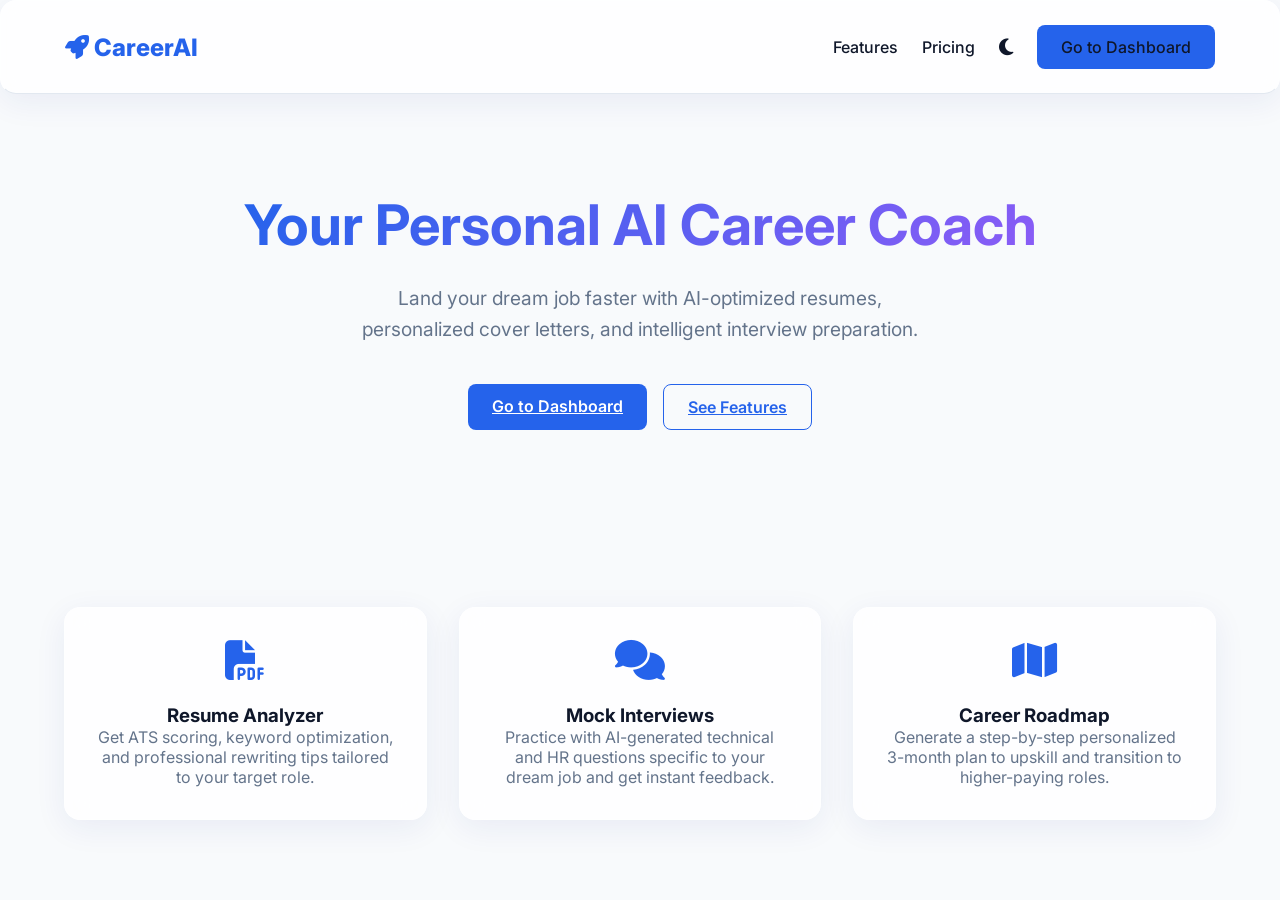
<file: frontend/index.html>
<!DOCTYPE html>
<html lang="en">
<head>
    <meta charset="UTF-8">
    <meta name="viewport" content="width=device-width, initial-scale=1.0">
    <title>AI Career Assistant Pro - Accelerate Your Career</title>
    <meta name="description" content="AI-powered job readiness platform for resume improvement, interview prep, and career growth.">
    <link href="https://fonts.googleapis.com/css2?family=Inter:wght@300;400;500;600;700;800&display=swap" rel="stylesheet">
    <link rel="stylesheet" href="https://cdnjs.cloudflare.com/ajax/libs/font-awesome/6.4.0/css/all.min.css">
    <link rel="stylesheet" href="css/style.css">
</head>
<body>
    <nav class="navbar glass-card">
        <a href="index.html" class="nav-brand"><i class="fa-solid fa-rocket"></i> CareerAI</a>
        <div class="nav-links">
            <a href="#features">Features</a>
            <a href="#pricing">Pricing</a>
            <button class="theme-toggle" id="themeToggle"><i class="fa-solid fa-moon"></i></button>
            <a href="dashboard.html" class="btn btn-primary">Go to Dashboard</a>
        </div>
    </nav>

    <main class="hero">
        <h1 class="animate-up">Your Personal AI Career Coach</h1>
        <p class="animate-up" style="animation-delay: 0.1s;">Land your dream job faster with AI-optimized resumes, personalized cover letters, and intelligent interview preparation.</p>
        <div class="hero-btns animate-up" style="animation-delay: 0.2s;">
            <a href="dashboard.html" class="btn btn-primary">Go to Dashboard</a>
            <a href="#features" class="btn btn-outline">See Features</a>
        </div>
    </main>

    <section id="features" class="features">
        <div class="feature-card glass-card animate-up">
            <i class="fa-solid fa-file-pdf"></i>
            <h3>Resume Analyzer</h3>
            <p>Get ATS scoring, keyword optimization, and professional rewriting tips tailored to your target role.</p>
        </div>
        <div class="feature-card glass-card animate-up" style="animation-delay: 0.1s;">
            <i class="fa-solid fa-comments"></i>
            <h3>Mock Interviews</h3>
            <p>Practice with AI-generated technical and HR questions specific to your dream job and get instant feedback.</p>
        </div>
        <div class="feature-card glass-card animate-up" style="animation-delay: 0.2s;">
            <i class="fa-solid fa-map"></i>
            <h3>Career Roadmap</h3>
            <p>Generate a step-by-step personalized 3-month plan to upskill and transition to higher-paying roles.</p>
        </div>
    </section>

    <script src="js/app.js"></script>
</body>
</html>
</file>
<file: frontend/css/style.css>
:root {
  --primary-color: #2563eb;
  --primary-hover: #1d4ed8;
  --bg-color: #f8fafc;
  --card-bg: rgba(255, 255, 255, 0.8);
  --text-main: #0f172a;
  --text-muted: #64748b;
  --sidebar-bg: #ffffff;
  --border-color: #e2e8f0;
  --glass-border: rgba(255, 255, 255, 0.3);
  --glass-shadow: 0 8px 32px 0 rgba(31, 38, 135, 0.07);
}

[data-theme="dark"] {
  --primary-color: #3b82f6;
  --primary-hover: #60a5fa;
  --bg-color: #0f172a;
  --card-bg: rgba(30, 41, 59, 0.7);
  --text-main: #f8fafc;
  --text-muted: #94a3b8;
  --sidebar-bg: #1e293b;
  --border-color: #334155;
  --glass-border: rgba(255, 255, 255, 0.1);
  --glass-shadow: 0 8px 32px 0 rgba(0, 0, 0, 0.3);
}

* {
  margin: 0;
  padding: 0;
  box-sizing: border-box;
  font-family: 'Inter', sans-serif;
  transition: background-color 0.3s ease, color 0.3s ease;
}

body {
  background-color: var(--bg-color);
  color: var(--text-main);
  min-height: 100vh;
  display: flex;
  flex-direction: column;
}

/* Glassmorphism Classes */
.glass-card {
  background: var(--card-bg);
  backdrop-filter: blur(12px);
  -webkit-backdrop-filter: blur(12px);
  border: 1px solid var(--glass-border);
  box-shadow: var(--glass-shadow);
  border-radius: 16px;
}

/* Buttons */
.btn {
  padding: 0.75rem 1.5rem;
  border-radius: 8px;
  font-weight: 600;
  cursor: pointer;
  border: none;
  transition: transform 0.2s, background-color 0.2s;
}

.btn-primary {
  background-color: var(--primary-color);
  color: #fff;
}

.btn-primary:hover {
  background-color: var(--primary-hover);
  transform: translateY(-2px);
}

.btn-outline {
  background-color: transparent;
  border: 1px solid var(--primary-color);
  color: var(--primary-color);
}

.btn-outline:hover {
  background-color: var(--primary-color);
  color: #fff;
}

/* Typography */
h1, h2, h3, h4, h5, h6 {
  color: var(--text-main);
}
p {
  color: var(--text-muted);
}

/* Navbar */
.navbar {
  display: flex;
  justify-content: space-between;
  align-items: center;
  padding: 1.5rem 5%;
  position: sticky;
  top: 0;
  z-index: 1000;
  background: var(--card-bg);
  backdrop-filter: blur(10px);
  border-bottom: 1px solid var(--border-color);
}

.nav-brand {
  font-size: 1.5rem;
  font-weight: 800;
  color: var(--primary-color);
  text-decoration: none;
}

.nav-links {
  display: flex;
  gap: 1.5rem;
  align-items: center;
}

.nav-links a {
  text-decoration: none;
  color: var(--text-main);
  font-weight: 500;
}

.nav-links a:hover {
  color: var(--primary-color);
}

.theme-toggle {
  background: none;
  border: none;
  cursor: pointer;
  font-size: 1.2rem;
  color: var(--text-main);
}

/* Landing Page Hero */
.hero {
  flex: 1;
  display: flex;
  flex-direction: column;
  justify-content: center;
  align-items: center;
  text-align: center;
  padding: 5rem 2rem;
}

.hero h1 {
  font-size: 3.5rem;
  margin-bottom: 1.5rem;
  background: linear-gradient(135deg, var(--primary-color), #8b5cf6);
  -webkit-background-clip: text;
  -webkit-text-fill-color: transparent;
}

.hero p {
  font-size: 1.2rem;
  max-width: 600px;
  margin-bottom: 2.5rem;
  line-height: 1.6;
}

.hero-btns {
  display: flex;
  gap: 1rem;
}

/* Features Section */
.features {
  padding: 5rem 5%;
  display: grid;
  grid-template-columns: repeat(auto-fit, minmax(300px, 1fr));
  gap: 2rem;
}

.feature-card {
  padding: 2rem;
  text-align: center;
}

.feature-card i {
  font-size: 2.5rem;
  color: var(--primary-color);
  margin-bottom: 1.5rem;
}

/* Auth Pages */
.auth-container {
  display: flex;
  justify-content: center;
  align-items: center;
  flex: 1;
  padding: 2rem;
}

.auth-card {
  width: 100%;
  max-width: 400px;
  padding: 2.5rem;
  text-align: center;
}

.auth-card h2 {
  margin-bottom: 2rem;
}

.form-group {
  margin-bottom: 1.5rem;
  text-align: left;
}

.form-group label {
  display: block;
  margin-bottom: 0.5rem;
  font-weight: 500;
  color: var(--text-main);
}

.form-control {
  width: 100%;
  padding: 0.75rem 1rem;
  border-radius: 8px;
  border: 1px solid var(--border-color);
  background-color: var(--bg-color);
  color: var(--text-main);
  outline: none;
}

.form-control:focus {
  border-color: var(--primary-color);
  box-shadow: 0 0 0 3px rgba(37, 99, 235, 0.2);
}

.auth-btn {
  width: 100%;
  margin-top: 1rem;
}

/* Dashboard Layout */
.dashboard-layout {
  display: flex;
  height: 100vh;
  overflow: hidden;
}

.sidebar {
  width: 260px;
  background-color: var(--sidebar-bg);
  border-right: 1px solid var(--border-color);
  padding: 1.5rem;
  display: flex;
  flex-direction: column;
}

.sidebar-header {
  margin-bottom: 2rem;
}

.sidebar-nav {
  display: flex;
  flex-direction: column;
  gap: 0.5rem;
}

.sidebar-link {
  padding: 0.75rem 1rem;
  border-radius: 8px;
  text-decoration: none;
  color: var(--text-muted);
  font-weight: 500;
  display: flex;
  align-items: center;
  gap: 0.75rem;
}

.sidebar-link:hover, .sidebar-link.active {
  background-color: rgba(37, 99, 235, 0.1);
  color: var(--primary-color);
}

.main-content {
  flex: 1;
  overflow-y: auto;
  padding: 2rem;
  background-color: var(--bg-color);
}

.dashboard-header {
  display: flex;
  justify-content: space-between;
  align-items: center;
  margin-bottom: 2rem;
}

.stats-grid {
  display: grid;
  grid-template-columns: repeat(auto-fit, minmax(200px, 1fr));
  gap: 1.5rem;
  margin-bottom: 2.5rem;
}

.stat-card {
  padding: 1.5rem;
  display: flex;
  align-items: center;
  gap: 1rem;
}

.stat-icon {
  width: 48px;
  height: 48px;
  border-radius: 12px;
  background-color: rgba(37, 99, 235, 0.1);
  color: var(--primary-color);
  display: flex;
  justify-content: center;
  align-items: center;
  font-size: 1.5rem;
}

.stat-info h4 {
  font-size: 0.875rem;
  color: var(--text-muted);
  margin-bottom: 0.25rem;
}

.stat-info p {
  font-size: 1.25rem;
  font-weight: 700;
  color: var(--text-main);
}

.tool-section {
  display: none;
}

.tool-section.active {
  display: block;
  animation: fadeIn 0.3s ease;
}

@keyframes fadeIn {
  from { opacity: 0; transform: translateY(10px); }
  to { opacity: 1; transform: translateY(0); }
}

.tool-card {
  padding: 2rem;
  margin-bottom: 1.5rem;
}

.result-box {
  margin-top: 1.5rem;
  padding: 1.5rem;
  background-color: var(--bg-color);
  border: 1px solid var(--border-color);
  border-radius: 8px;
  white-space: pre-wrap;
  display: none;
}

/* Animations */
.animate-up {
  animation: slideUp 0.6s cubic-bezier(0.16, 1, 0.3, 1);
}

@keyframes slideUp {
  from { opacity: 0; transform: translateY(30px); }
  to { opacity: 1; transform: translateY(0); }
}

/* Cover Letter Advanced Upload Feature Styling */
.cl-modes-container button {
  transition: all 0.2s ease;
}

.cl-modes-container button:hover {
  opacity: 0.9;
  transform: translateY(-1px);
}

.drag-drop-area {
  transition: all 0.2s ease-in-out;
  border-color: var(--primary-color) !important;
}

.drag-drop-area.dragover {
  background: rgba(37, 99, 235, 0.12) !important;
  border-color: var(--primary-hover) !important;
  transform: scale(1.01);
}

#cl-file-info {
  animation: fadeIn 0.3s ease;
}

.cl-form-container {
  animation: fadeIn 0.3s ease;
}

#cl-output-wrapper {
  animation: fadeIn 0.3s ease;
}

/* ATS Dashboard UI */
.ats-dashboard-grid {
  display: grid;
  grid-template-columns: 1fr 1fr;
  gap: 1.5rem;
  margin-bottom: 1.5rem;
}

@media (max-width: 768px) {
  .ats-dashboard-grid {
    grid-template-columns: 1fr;
  }
}

.score-card {
  padding: 1.5rem;
  border-radius: 12px;
  text-align: center;
  position: relative;
  overflow: hidden;
  box-shadow: 0 4px 6px -1px rgba(0, 0, 0, 0.1), 0 2px 4px -1px rgba(0, 0, 0, 0.06);
  transition: transform 0.3s ease, box-shadow 0.3s ease;
}

.score-card:hover {
  transform: translateY(-5px);
  box-shadow: 0 10px 15px -3px rgba(0, 0, 0, 0.1), 0 4px 6px -2px rgba(0, 0, 0, 0.05);
}

.score-card.blue-glow {
  background: rgba(37, 99, 235, 0.05);
  border: 1px solid rgba(37, 99, 235, 0.2);
}
.score-card.blue-glow:hover {
  box-shadow: 0 0 20px rgba(37, 99, 235, 0.2);
}

.score-card.green-glow {
  background: rgba(34, 197, 94, 0.05);
  border: 1px solid rgba(34, 197, 94, 0.2);
}
.score-card.green-glow:hover {
  box-shadow: 0 0 20px rgba(34, 197, 94, 0.2);
}

.score-value {
  font-size: 3rem;
  font-weight: 800;
  margin-bottom: 0.5rem;
  display: flex;
  align-items: baseline;
  justify-content: center;
  gap: 0.25rem;
}

.score-value span {
  font-size: 1.25rem;
  color: var(--text-muted);
  font-weight: 600;
}

.blue-glow .score-value { color: #3b82f6; }
.green-glow .score-value { color: #22c55e; }

.score-label {
  font-size: 1.1rem;
  font-weight: 600;
  color: var(--text-main);
  text-transform: uppercase;
  letter-spacing: 1px;
}

.section-card {
  background: rgba(255, 255, 255, 0.02);
  border: 1px solid var(--border-color);
  border-radius: 12px;
  padding: 1.5rem;
  margin-bottom: 1.5rem;
}

.section-card.missing-keywords {
  border-left: 4px solid #ef4444;
  background: rgba(239, 68, 68, 0.03);
}

.section-title {
  display: flex;
  justify-content: space-between;
  align-items: center;
  margin-bottom: 1.25rem;
  font-size: 1.2rem;
  font-weight: 700;
  color: var(--text-main);
}

.chip-container {
  display: flex;
  flex-wrap: wrap;
  gap: 0.5rem;
}

.chip {
  display: inline-flex;
  align-items: center;
  padding: 0.5rem 1rem;
  border-radius: 9999px;
  font-size: 0.9rem;
  font-weight: 600;
  cursor: pointer;
  transition: all 0.2s;
  border: 1px solid transparent;
}

.chip.missing {
  background: rgba(239, 68, 68, 0.1);
  color: #ef4444;
  border-color: rgba(239, 68, 68, 0.2);
}
.chip.missing:hover {
  background: #ef4444;
  color: white;
  transform: translateY(-2px);
  box-shadow: 0 4px 12px rgba(239, 68, 68, 0.3);
}

.chip.found {
  background: rgba(34, 197, 94, 0.1);
  color: #22c55e;
  border-color: rgba(34, 197, 94, 0.2);
}
.chip.found:hover {
  background: #22c55e;
  color: white;
  transform: translateY(-2px);
}

.suggestions-list {
  list-style: none;
  padding: 0;
}

.suggestions-list li {
  position: relative;
  padding-left: 1.5rem;
  margin-bottom: 0.75rem;
  color: var(--text-main);
  line-height: 1.5;
}

.suggestions-list li::before {
  content: '→';
  position: absolute;
  left: 0;
  color: var(--primary-color);
  font-weight: bold;
}

.cta-container {
  text-align: center;
  margin-top: 2rem;
  padding-top: 1.5rem;
  border-top: 1px dashed var(--border-color);
}

/* Multi-Job Analyzer UI */
.job-item {
  display: grid;
  grid-template-columns: 1fr auto;
  gap: 1rem;
  background: rgba(255, 255, 255, 0.02);
  padding: 1rem;
  border: 1px solid var(--border-color);
  border-radius: 8px;
  align-items: start;
}

.job-item-fields {
  display: flex;
  flex-direction: column;
  gap: 0.75rem;
}

.job-item-actions {
  display: flex;
  align-items: center;
}

.data-table {
  width: 100%;
  border-collapse: collapse;
  margin-top: 1rem;
  font-size: 0.95rem;
}

.data-table th, .data-table td {
  padding: 1rem;
  text-align: left;
  border-bottom: 1px solid var(--border-color);
}

.data-table th {
  font-weight: 700;
  color: var(--text-muted);
  background: rgba(255, 255, 255, 0.02);
}

.data-table tr:hover td {
  background: rgba(255, 255, 255, 0.01);
}

.status-badge {
  padding: 0.4rem 0.8rem;
  border-radius: 9999px;
  font-size: 0.8rem;
  font-weight: 700;
  display: inline-block;
}

.status-badge.strong {
  background: rgba(34, 197, 94, 0.1);
  color: #22c55e;
}
.status-badge.good {
  background: rgba(56, 189, 248, 0.1);
  color: #38bdf8;
}
.status-badge.improve {
  background: rgba(245, 158, 11, 0.1);
  color: #f59e0b;
}
.status-badge.poor {
  background: rgba(239, 68, 68, 0.1);
  color: #ef4444;
}

.rank-list {
  list-style: none;
  padding: 0;
  margin: 0;
}

.rank-item {
  display: flex;
  align-items: center;
  gap: 1rem;
  padding: 0.75rem 1rem;
  background: rgba(255,255,255,0.02);
  border-radius: 8px;
  margin-bottom: 0.5rem;
  border: 1px solid var(--border-color);
}

.rank-medal {
  font-size: 1.5rem;
}

.rank-title {
  font-weight: 600;
  font-size: 1.05rem;
  color: var(--text-main);
}
</file>
